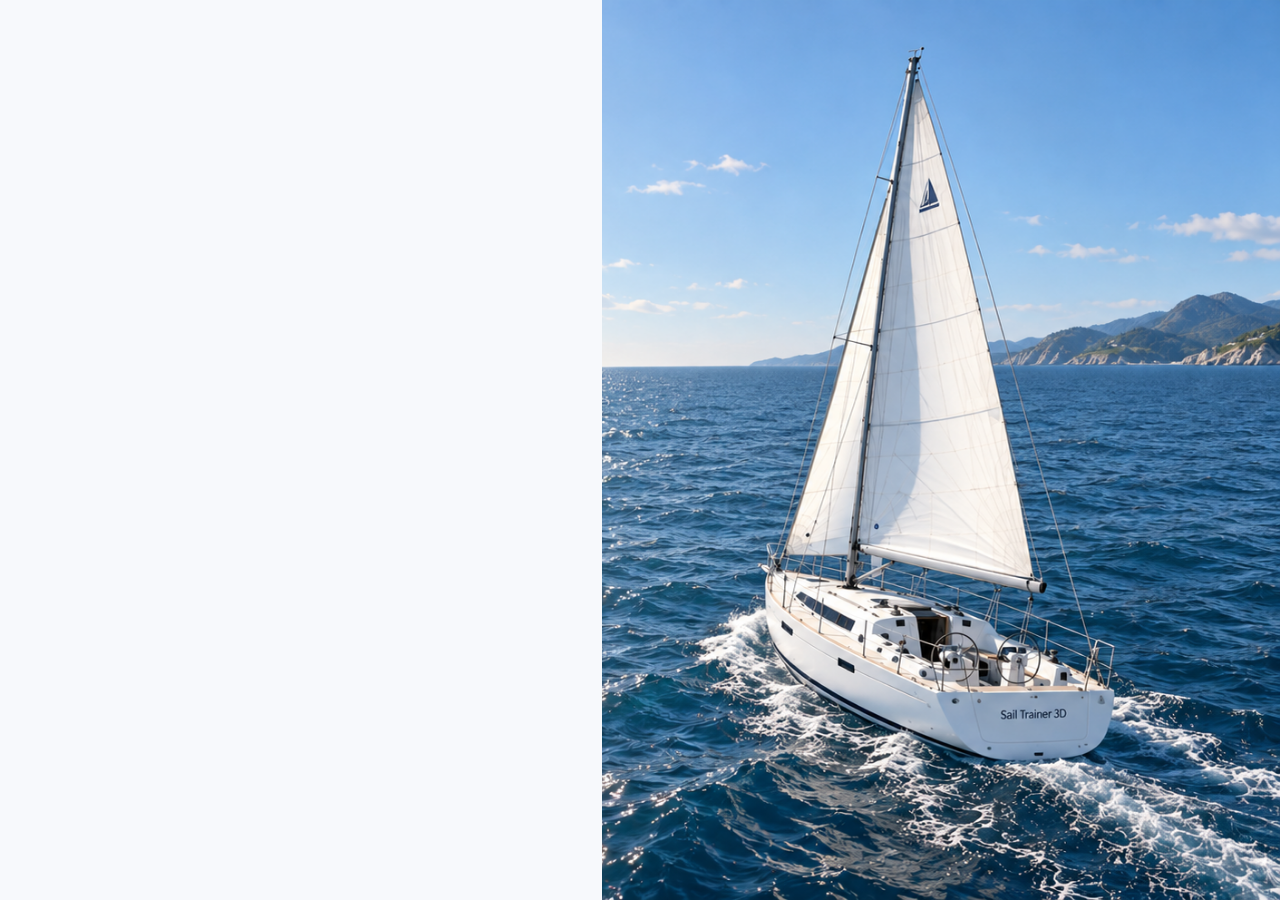
<file: index.html>
<!DOCTYPE html>
<html lang="en">
<head>
<meta charset="utf-8" />
<meta name="viewport" content="width=device-width, initial-scale=1, maximum-scale=1, user-scalable=no" />
<title>Sail Trainer 3D — learn to sail a yacht</title>
<link rel="stylesheet" href="styles.css" />
<link rel="icon" href="data:image/svg+xml,<svg xmlns='http://www.w3.org/2000/svg' viewBox='0 0 100 100'><text y='.9em' font-size='90'>⛵</text></svg>" />
</head>
<body data-flow="welcome">
<div id="simulator" inert>
<div id="app"></div>

<!-- Brand -->
<div id="brand">⛵ <b>Sail Trainer 3D</b><span> · learn the wind</span></div>

<!-- Mobile menu (declutters the rail on phones; hidden on desktop) -->
<button id="menuBtn" aria-label="Open menu" aria-controls="rail" aria-expanded="false" title="Menu">☰</button>
<div id="menuBackdrop"></div>

<!-- Lesson panel (top-left) -->
<div id="lessonPanel" class="panel">
  <div id="lessonTitle" tabindex="-1">Lesson</div>
  <div id="environmentInfo" class="environment-info"></div>
  <div id="lessonBrief" class="brief"></div>
  <div id="lessonStep" class="step"></div>
  <button id="mobDemoBtn" class="demo-btn" type="button" hidden>▶ Watch the demo</button>
  <section id="tutorialCoach" hidden aria-label="Lesson guidance">
    <div class="coach-heading"><span id="coachCount"></span><button id="guidanceToggle" aria-expanded="true" aria-controls="coachBody">Hide guidance</button></div>
    <ol id="coachSteps" class="coach-steps" aria-label="Lesson steps"></ol>
    <div id="coachBody">
      <div id="coachAdvance" class="coach-advance" role="status" hidden></div>
      <h2 id="coachTitle" aria-live="polite"></h2>
      <p id="coachGoal" class="coach-goal" hidden></p>
      <div class="coach-instruction"><strong id="coachSteerLabel" hidden>STEER</strong><p id="coachAction"></p></div>
      <p id="coachHelm"></p>
      <div id="coachSailRow" class="coach-instruction" hidden><strong>SAIL</strong><p id="coachSail"></p></div>
      <progress id="coachProgress" max="1" value="0" aria-label="Current objective progress"></progress>
      <div id="coachProgressText"></div><p id="coachRecovery" role="status"></p>
    </div>
  </section>
  <div id="markInfo" class="markinfo"></div>
</div>

<!-- Status + race clock (top-center) -->
<div id="statusWrap">
  <div id="statusBadge" class="status"></div>
  <div id="raceClock"></div>
</div>

<!-- Wind rose (top-right) -->
<div id="rosePanel" class="panel">
  <canvas id="windRose" width="230" height="230"></canvas>
  <div class="windnums">
    <span class="true">■ TRUE <b id="twsVal">12</b> kn</span>
    <span class="app">■ APP <b id="awsVal">12</b> kn</span>
  </div>
</div>

<!-- Instruments (bottom-left) -->
<div id="instruments" class="panel">
  <div class="inst"><label>SPEED</label><div class="big"><span id="speedVal">0.0</span><small>kn</small></div></div>
  <div class="inst"><label>HDG</label><div class="big small" id="headingVal">000°</div></div>
  <div class="inst"><label>HEEL</label><div class="big small" id="heelVal">0°</div></div>
  <div class="inst"><label>TRIM</label><div class="big small" id="effVal">0%</div></div>
  <div class="posrow"><span id="posName">—</span><span id="tackName" class="tack">—</span></div>
</div>

<!-- Trim bar + coach tip (bottom-center) -->
<div id="trimWrap">
  <button id="trimToggle" aria-label="Minimize mainsheet trim" title="Minimize mainsheet trim">−</button>
  <canvas id="trimBar" width="360" height="64"></canvas>
  <div id="tipText" class="tip"></div>
</div>

<!-- Right rail -->
<div id="rail">
  <button id="learnTrack" class="track-switch" aria-pressed="false">Learn</button>
  <div id="lessonPicker" class="picker"></div>
  <button id="examTrack" class="track-switch" aria-pressed="false">Exam · מבחן</button>
  <div id="testPicker" class="picker"></div>
  <button id="replayIntroBtn" class="railbtn wide">Replay introduction</button>
  <button id="autoTrimBtn" class="railbtn" title="Auto-trim (T)">AUTO<br/>TRIM</button>
  <button id="helmBtn" class="railbtn wide" title="Helm: wheel or tiller (E)">🛞 WHEEL</button>
  <button id="camBtn" class="railbtn wide" title="Camera (C)">📷 CHASE</button>
  <button id="posBtn" class="railbtn" title="Points of sail diagram (P)">🧭</button>
  <button id="audioBtn" class="railbtn" title="Sound (M)">🔇</button>
  <button id="helpBtn" class="railbtn" title="Help (H)" onclick="document.getElementById('helpPanel').classList.toggle('show')">?</button>
</div>

<!-- Wind panel (free sail) -->
<div id="windPanel" class="panel">
  <div class="ptitle"><span>FREE SAIL</span><button id="freePanelToggle" type="button" aria-expanded="true" aria-controls="freePanelBody">Settings</button></div>
  <div id="freePanelBody">
    <label for="coastLocation">Coast</label>
    <select id="coastLocation">
      <option value="tel-aviv">Tel Aviv</option>
      <option value="haifa">Haifa</option>
      <option value="bat-yam">Bat Yam</option>
      <option value="netanya">Netanya</option>
    </select>
    <label for="seaState">Sea</label>
    <select id="seaState">
      <option value="calm">Calm water</option>
      <option value="small" selected>Small waves</option>
      <option value="choppy">Choppy sea</option>
    </select>
    <div class="panel-subtitle">WIND</div>
    <label>Direction <b id="windDirVal">0°</b></label>
    <input id="windDir" type="range" min="0" max="359" value="0" />
    <label>Speed <b id="windSpdVal">12 kn</b></label>
    <input id="windSpd" type="range" min="4" max="28" value="12" />
  </div>
</div>

<!-- Touch controls -->
<div id="touch">
  <div class="tgroup">
    <button id="btnLeft" aria-label="Move helm left">⟲</button><button id="btnRight" aria-label="Move helm right">⟳</button>
    <div class="tlabel">RUDDER</div>
  </div>
  <div class="tgroup">
    <button id="btnIn" aria-label="Sail in">−</button><button id="btnOut" aria-label="Ease sail out">+</button>
    <div class="tlabel">SHEET</div>
  </div>
</div>

<!-- Points of sail diagram -->
<div id="posPanel" class="panel">
  <div class="ptitle">POINTS OF SAIL <span class="pclose" onclick="document.getElementById('posPanel').classList.remove('show')">✕</span></div>
  <canvas id="posDiagram" width="300" height="320"></canvas>
</div>

<!-- Help -->
<div id="helpPanel" class="panel">
  <div class="ptitle">CONTROLS</div>
  <table>
    <tr><td><kbd>←</kbd>/<kbd>→</kbd></td><td>rudder (steer)</td></tr>
    <tr><td><kbd>↑</kbd>/<kbd>↓</kbd></td><td>sheet in / ease out</td></tr>
    <tr><td><kbd>T</kbd></td><td>auto-trim assist</td></tr>
    <tr><td><kbd>E</kbd></td><td>helm: wheel (car-like) · tiller (opposite)</td></tr>
    <tr><td><kbd>C</kbd></td><td>camera: chase · helm · tactical</td></tr>
    <tr><td><kbd>P</kbd></td><td>points-of-sail diagram</td></tr>
    <tr><td><kbd>1</kbd>–<kbd>8</kbd></td><td>choose lesson</td></tr>
    <tr><td><kbd>⇧1</kbd>–<kbd>⇧6</kbd></td><td>choose exam test</td></tr>
    <tr><td><kbd>M</kbd></td><td>sound on/off</td></tr>
    <tr><td>drag / wheel</td><td>orbit / zoom (chase cam)</td></tr>
  </table>
  <div class="hint">Read the wind rose: <span style="color:#4fa8ff">blue = true wind</span>,
    <span style="color:#ffb14f">orange = apparent wind</span>, red wedge = no-go zone.
    Surface streaks travel with the true wind, away from its source.</div>
  <div class="attribution">Scenery: <a href="https://www.openstreetmap.org/copyright" target="_blank" rel="noopener">© OpenStreetMap contributors · ODbL</a> · <a href="https://dataspace.copernicus.eu/" target="_blank" rel="noopener">Copernicus DEM</a></div>
</div>

</div><!-- simulator -->

<div id="introOverlay" role="dialog" aria-modal="true" aria-labelledby="introTitle">
  <div id="introContent" class="card"></div>
  <div id="introVisual" aria-hidden="true"><div class="intro-photo"></div></div>
</div>

<!-- Lesson complete overlay -->
<div id="completeOverlay" role="dialog" aria-modal="true" aria-label="Exercise complete">
  <div class="card">
    <div id="completeText"></div>
    <div class="btnrow">
      <button id="retryBtn">↻ Sail it again</button>
      <button id="nextLessonBtn" class="primary">Next ⏎</button>
    </div>
  </div>
</div>

<!-- Test failed overlay -->
<div id="failOverlay" role="dialog" aria-modal="true" aria-label="Exercise not passed">
  <div class="card">
    <div id="failText"></div>
    <div class="btnrow">
      <button id="reviewBtn">📖 Review the lesson</button>
      <button id="retakeBtn" class="primary">↻ Retake ⏎</button>
    </div>
  </div>
</div>

<script type="module" src="src/main.js"></script>
</body>
</html>
</file>
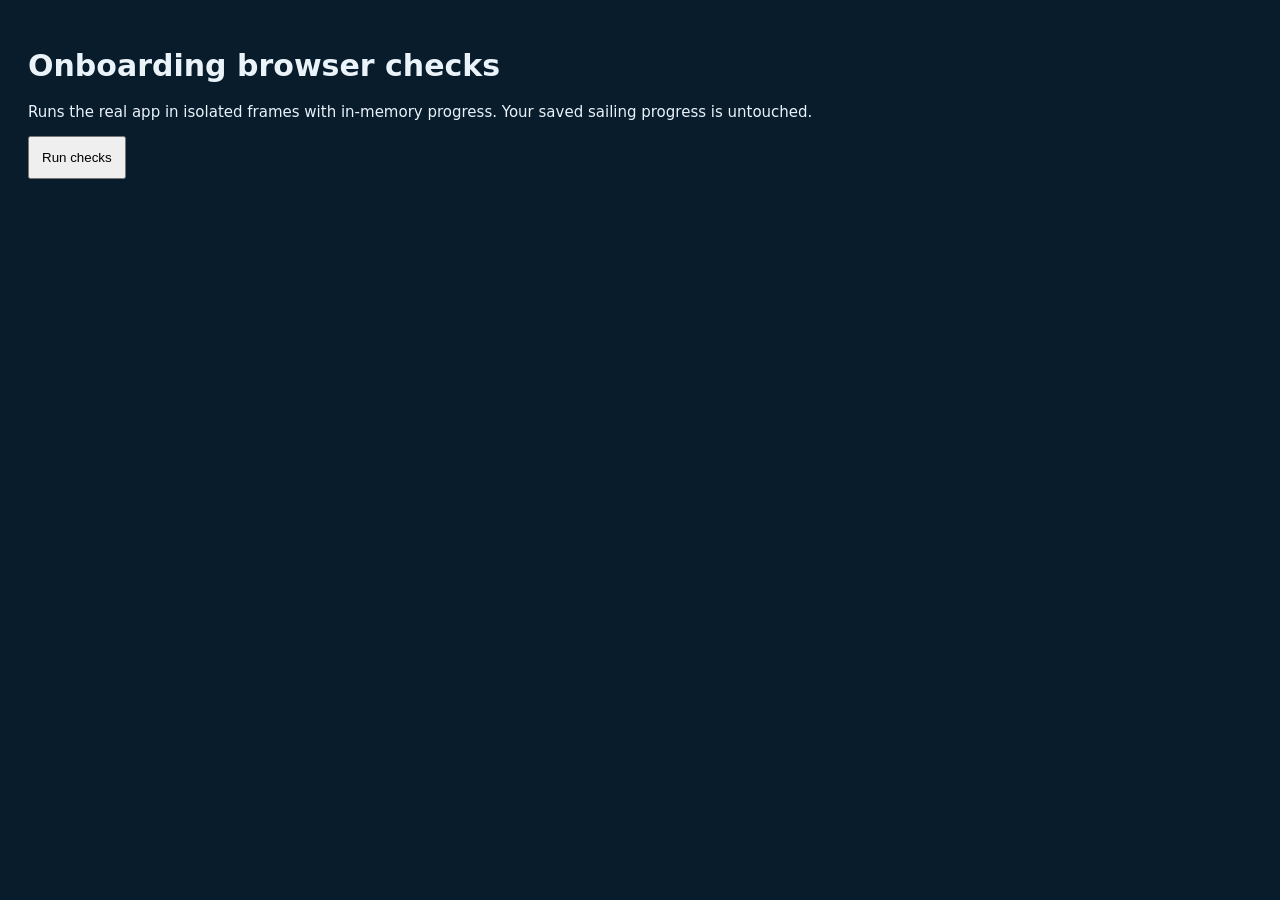
<file: tests/browser.html>
<!doctype html>
<meta charset="utf-8">
<title>Sail Trainer browser checks</title>
<style>body{font:15px system-ui;background:#081c2b;color:#eaf3fa;padding:20px}button{padding:12px}iframe{width:100%;height:680px;border:1px solid #426278}pre{white-space:pre-wrap}.pass{color:#7dffb5}.fail{color:#ff8a80}</style>
<h1>Onboarding browser checks</h1>
<p>Runs the real app in isolated frames with in-memory progress. Your saved sailing progress is untouched.</p>
<button id="run">Run checks</button><pre id="results"></pre><div id="preview"></div>
<script type="module" src="browser-checks.js"></script>
</file>
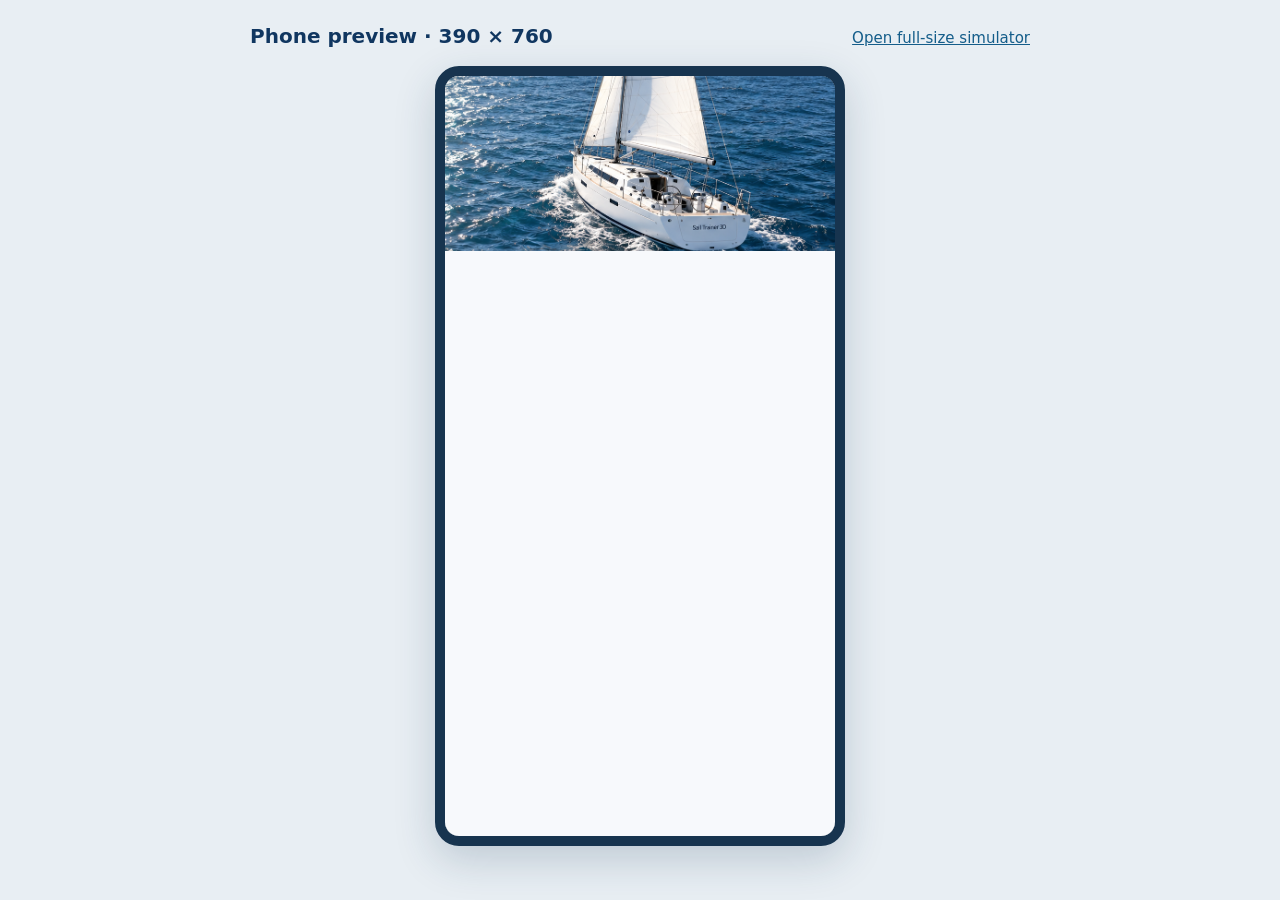
<file: tests/phone-preview.html>
<!doctype html>
<html lang="en">
<head>
  <meta charset="utf-8">
  <meta name="viewport" content="width=device-width, initial-scale=1">
  <title>Sail Trainer · phone preview</title>
  <style>
    body { margin: 0; padding: 24px; background: #e8eef3; color: #103660; font: 15px system-ui, sans-serif; }
    header { max-width: 780px; margin: 0 auto 18px; display: flex; align-items: baseline; justify-content: space-between; gap: 16px; }
    h1 { margin: 0; font-size: 20px; }
    a { color: #145d8a; }
    iframe { display: block; width: 390px; height: 760px; max-width: 100%; margin: auto; border: 10px solid #17344f; border-radius: 24px; background: #fff; box-shadow: 0 14px 42px #183b5b33; }
    #fileNotice { max-width: 780px; margin: 20px auto; padding: 18px; background: #fff; border-radius: 10px; }
    code { user-select: all; }
    @media (max-width: 460px) { body { padding: 12px; } iframe { box-sizing: border-box; } }
  </style>
</head>
<body>
  <header><h1>Phone preview · 390 × 760</h1><a href="../index.html">Open full-size simulator</a></header>
  <div id="fileNotice" hidden>
    This app needs a local web server to load its modules. From the project folder, run
    <code>python3 -m http.server 8000</code>, then open
    <a href="http://localhost:8000/tests/phone-preview.html">the phone preview</a>.
  </div>
  <iframe title="Sail Trainer phone viewport" src="../index.html"></iframe>
  <script>
    if (location.protocol === 'file:') {
      document.getElementById('fileNotice').hidden = false;
      document.querySelector('iframe').hidden = true;
    }
  </script>
</body>
</html>
</file>
<file: styles.css>
/* Sail Trainer 3D — HUD styling */
* { margin: 0; padding: 0; box-sizing: border-box; }
html, body { height: 100%; overflow: hidden; }
body {
  font-family: "Avenir Next", "Segoe UI", system-ui, sans-serif;
  color: #eaf3fa;
  background: #0a2438;
  user-select: none;
  -webkit-user-select: none;
}
#app, #app canvas { position: fixed; inset: 0; }

kbd {
  background: rgba(255,255,255,0.14);
  border: 1px solid rgba(255,255,255,0.25);
  border-radius: 4px;
  padding: 0 5px;
  font-family: inherit;
  font-size: 0.9em;
}

.panel {
  position: fixed;
  background: rgba(7, 21, 33, 0.72);
  backdrop-filter: blur(10px);
  -webkit-backdrop-filter: blur(10px);
  border: 1px solid rgba(140, 190, 230, 0.18);
  border-radius: 14px;
  padding: 14px 16px;
  box-shadow: 0 8px 28px rgba(0, 8, 16, 0.35);
}

#brand {
  position: fixed; top: 12px; left: 50%; transform: translateX(-50%);
  font-size: 15px; letter-spacing: 0.4px; opacity: 0.92;
  text-shadow: 0 1px 6px rgba(0,0,0,0.5);
  pointer-events: none; z-index: 5;
}
#brand span { opacity: 0.65; font-size: 13px; }

/* ---------------- Lesson panel ---------------- */
#lessonPanel { top: 46px; left: 14px; width: 330px; z-index: 4; }
#lessonTitle { font-weight: 700; font-size: 15px; color: #8fd0ff; letter-spacing: 0.3px; }
#lessonBrief { margin-top: 6px; font-size: 12.5px; line-height: 1.45; opacity: 0.88; }
.environment-info { margin-top: 5px; color: #9ed8ff; font-size: 11px; letter-spacing: 0.04em; }
#lessonStep {
  margin-top: 10px; font-size: 13px; line-height: 1.45;
  background: rgba(90, 190, 255, 0.10);
  border-left: 3px solid #4fa8ff;
  padding: 8px 10px; border-radius: 0 8px 8px 0;
}
.markinfo { margin-top: 8px; font-size: 12px; color: #7dffb5; font-variant-numeric: tabular-nums; }
.demo-btn {
  margin-top: 8px; padding: 6px 10px; min-height: 32px; cursor: pointer; font: inherit; font-size: 12px; font-weight: 650;
  background: rgba(255, 178, 80, 0.14); color: #ffd39b; border: 1px solid rgba(255, 178, 80, 0.45); border-radius: 8px;
}
.demo-btn:hover { background: rgba(255, 178, 80, 0.24); }

/* ---------------- Exam mode ----------------
   Tests hide the coaching aids: mainsheet trim bar, coach tip, status badge.
   Real-boat instruments (wind rose, speed/heading, mark info) stay. */
body.exam-mode #trimWrap { display: none; }
body.exam-mode #statusBadge { visibility: hidden; }
body.exam-mode #lessonPanel { border-color: rgba(255, 178, 80, 0.4); }
body.exam-mode #lessonTitle { color: #ffc270; }
body.exam-mode #lessonStep { background: rgba(255, 178, 80, 0.10); border-left-color: #ffb14f; }
.exampill {
  display: inline-block; margin-left: 8px; padding: 1px 8px; border-radius: 999px;
  font-size: 10px; letter-spacing: 1px; vertical-align: 2px;
  background: rgba(255, 178, 80, 0.18); border: 1px solid rgba(255, 178, 80, 0.5); color: #ffc270;
}

/* ---------------- Status ---------------- */
#statusWrap {
  position: fixed; top: 44px; left: 50%; transform: translateX(-50%);
  display: flex; flex-direction: column; align-items: center; gap: 8px; z-index: 4;
  pointer-events: none;
}
.status {
  padding: 7px 18px; border-radius: 999px; font-weight: 700; font-size: 14px;
  letter-spacing: 0.6px; opacity: 0; transition: opacity 0.25s;
  background: rgba(20, 40, 60, 0.8); border: 1px solid rgba(255,255,255,0.2);
}
.status.good { background: rgba(28, 130, 70, 0.85); border-color: #4fdc8b; }
.status.warn { background: rgba(160, 110, 20, 0.85); border-color: #ffc14f; }
.status.bad  { background: rgba(150, 35, 35, 0.88); border-color: #ff7a6e; animation: throb 1s infinite; }
@keyframes throb { 50% { transform: scale(1.05); } }
#raceClock {
  display: none; font-size: 22px; font-weight: 700; font-variant-numeric: tabular-nums;
  text-shadow: 0 1px 8px rgba(0,0,0,0.6);
}

/* ---------------- Wind rose ---------------- */
#rosePanel { top: 14px; right: 14px; padding: 8px; z-index: 4; }
#windRose { display: block; }
.windnums { display: flex; justify-content: space-between; font-size: 11.5px; padding: 2px 6px 4px; }
.windnums .true { color: #4fa8ff; }
.windnums .app { color: #ffb14f; }

/* ---------------- Instruments ---------------- */
#instruments {
  left: 14px; bottom: 14px; z-index: 4;
  display: grid; grid-template-columns: repeat(4, auto); gap: 4px 18px;
}
.inst label { font-size: 10px; letter-spacing: 1px; opacity: 0.6; }
.big { font-size: 30px; font-weight: 700; font-variant-numeric: tabular-nums; line-height: 1.1; }
.big.small { font-size: 22px; padding-top: 5px; }
.big small { font-size: 12px; opacity: 0.6; margin-left: 3px; }
.posrow {
  grid-column: 1 / -1; display: flex; justify-content: space-between; align-items: baseline;
  border-top: 1px solid rgba(255,255,255,0.12); margin-top: 6px; padding-top: 6px;
}
#posName { font-weight: 700; font-size: 14.5px; color: #8fd0ff; }
#posName.danger { color: #ff8a80; }
.tack { font-size: 12px; opacity: 0.75; }
#heelVal.danger { color: #ff8a80; }

/* ---------------- Trim + tip ---------------- */
#trimWrap {
  position: fixed; bottom: 14px; left: 50%; transform: translateX(-50%);
  display: flex; flex-direction: column; align-items: center; gap: 8px; z-index: 4;
}
#trimBar {
  background: rgba(7, 21, 33, 0.72);
  border: 1px solid rgba(140, 190, 230, 0.18);
  border-radius: 12px;
  backdrop-filter: blur(10px);
}
.tip {
  max-width: 460px; text-align: center; font-size: 13px; line-height: 1.4;
  background: rgba(7, 21, 33, 0.72); border: 1px solid rgba(140,190,230,0.18);
  border-radius: 10px; padding: 8px 14px;
  backdrop-filter: blur(10px);
}
.tip.pulse { animation: tipIn 0.35s ease-out; }
@keyframes tipIn { from { transform: translateY(8px); opacity: 0.2; } }

/* ---------------- Right rail ---------------- */
#rail {
  position: fixed; right: 14px; top: 290px; z-index: 4;
  display: flex; flex-direction: column; gap: 8px; align-items: flex-end;
  max-height: calc(100vh - 304px); overflow-y: auto; scrollbar-width: none;
}
#rail::-webkit-scrollbar { display: none; }
.pickhead {
  font-size: 9px; letter-spacing: 1.6px; font-weight: 700; opacity: 0.65;
  text-align: right; padding-right: 4px; text-shadow: 0 1px 4px rgba(0,0,0,0.6);
}
.pickhead.exam { color: #ffc270; opacity: 0.9; margin-top: 6px; }
.picker { display: grid; grid-template-columns: 1fr 1fr; gap: 6px; }
.picker button { min-height: 34px; }
#testPicker button { border-color: rgba(255, 178, 80, 0.35); color: #ffd9a8; font-size: 11px; }
#testPicker button:hover { background: rgba(115, 80, 30, 0.7); }
#testPicker button.active { border-color: #ffb14f; color: #ffc270; background: rgba(140, 90, 30, 0.55); }
#testPicker button.done::after { content: ' ✓'; color: #7dffb5; }
.picker button, .railbtn {
  min-width: 44px; min-height: 40px;
  background: rgba(7, 21, 33, 0.72); color: #cfe6f7;
  border: 1px solid rgba(140,190,230,0.25); border-radius: 10px;
  font-size: 13px; font-weight: 700; cursor: pointer;
  backdrop-filter: blur(8px);
  transition: background 0.15s, border-color 0.15s;
}
.picker button:hover, .railbtn:hover { background: rgba(40, 80, 115, 0.8); }
.picker button.active { border-color: #4fa8ff; color: #8fd0ff; background: rgba(35, 90, 140, 0.6); }
.picker button.locked { opacity: 0.38; }
.railbtn.on { border-color: #4fdc8b; color: #7dffb5; }
.railbtn.wide { padding: 0 10px; font-size: 11px; }
#autoTrimBtn { font-size: 9px; line-height: 1.3; }

/* ---------------- Wind panel ---------------- */
#windPanel { right: 14px; bottom: 14px; width: 205px; display: none; z-index: 4; }
#windPanel.show { display: block; }
.ptitle { display: flex; align-items: center; justify-content: space-between; gap: 8px; font-size: 11px; letter-spacing: 1.5px; opacity: 0.65; margin-bottom: 8px; }
#freePanelToggle { display: none; border: 1px solid rgba(130,190,230,.38); border-radius: 6px; padding: 4px 7px; background: rgba(9,31,48,.94); color: #edf8ff; font: inherit; letter-spacing: .04em; }
#windPanel label { display: block; font-size: 12px; margin-top: 6px; }
#windPanel input[type="range"] { width: 100%; accent-color: #4fa8ff; }
#windPanel select { width: 100%; margin-top: 3px; padding: 5px 6px; border: 1px solid rgba(130,190,230,.38); border-radius: 5px; color: #edf8ff; background: rgba(9,31,48,.94); }
.panel-subtitle { margin-top: 10px; padding-top: 8px; border-top: 1px solid rgba(160,210,240,.2); font-size: 10px; letter-spacing: .12em; color: #9ed8ff; }
.attribution { margin-top: 10px; font-size: 9px; line-height: 1.35; opacity: .55; }
.attribution a { color: inherit; }

/* ---------------- Mobile menu (phones only; hidden on desktop) ---------------- */
#menuBtn, #menuBackdrop, #trimToggle { display: none; }

/* ---------------- Touch ---------------- */
#touch {
  position: fixed; bottom: 96px; left: 50%; transform: translateX(-50%);
  display: none; gap: 40px; z-index: 4;
}
@media (pointer: coarse) { #touch { display: flex; } }
.tgroup { text-align: center; }
.tgroup button {
  width: 58px; height: 58px; border-radius: 50%; font-size: 24px; margin: 0 5px;
  background: rgba(7,21,33,0.6); color: #eaf3fa; border: 1px solid rgba(140,190,230,0.35);
}
.tlabel { font-size: 10px; letter-spacing: 1px; opacity: 0.6; margin-top: 4px; }

/* ---------------- Points of sail ---------------- */
#posPanel { right: 70px; top: 300px; display: none; z-index: 6; padding: 12px 14px; }
#posPanel.show { display: block; }
.pclose { float: right; cursor: pointer; opacity: 0.7; font-size: 12px; }
.pclose:hover { opacity: 1; }

/* ---------------- Help ---------------- */
#helpPanel { right: 70px; top: 300px; width: 300px; display: none; z-index: 6; }
#helpPanel.show { display: block; }
#helpPanel table { width: 100%; border-collapse: collapse; font-size: 12.5px; }
#helpPanel td { padding: 4px 2px; vertical-align: top; }
#helpPanel td:first-child { white-space: nowrap; padding-right: 10px; }
#helpPanel .hint { margin-top: 8px; font-size: 12px; opacity: 0.85; line-height: 1.4; }

/* ---------------- Complete overlay ---------------- */
#completeOverlay {
  position: fixed; inset: 0; display: none; align-items: center; justify-content: center;
  background: rgba(4, 12, 20, 0.55); z-index: 10;
  backdrop-filter: blur(3px);
}
#completeOverlay.show { display: flex; }
#completeOverlay .card {
  width: min(520px, 88vw);
  background: rgba(10, 28, 44, 0.95);
  border: 1px solid rgba(140, 190, 230, 0.3);
  border-radius: 18px; padding: 28px 30px;
  box-shadow: 0 20px 60px rgba(0,0,0,0.5);
  animation: cardIn 0.4s ease-out;
}
@keyframes cardIn { from { transform: translateY(18px) scale(0.97); opacity: 0; } }
#completeOverlay h2 { color: #7dffb5; font-size: 20px; margin-bottom: 10px; }
#completeOverlay p { font-size: 14px; line-height: 1.55; opacity: 0.92; }
.raceResult { font-size: 16px; margin-bottom: 10px; color: #8fd0ff; }
.btnrow { display: flex; gap: 10px; justify-content: flex-end; margin-top: 20px; }
.btnrow button {
  padding: 10px 18px; border-radius: 10px; font-size: 14px; font-weight: 600; cursor: pointer;
  background: rgba(255,255,255,0.08); color: #eaf3fa; border: 1px solid rgba(255,255,255,0.2);
}
.btnrow button.primary { background: #1e6fb8; border-color: #4fa8ff; }
.btnrow button:hover { filter: brightness(1.2); }

/* ---------------- Fail overlay ---------------- */
#failOverlay {
  position: fixed; inset: 0; display: none; align-items: center; justify-content: center;
  background: rgba(20, 6, 6, 0.55); z-index: 10;
  backdrop-filter: blur(3px);
}
#failOverlay.show { display: flex; }
#failOverlay .card {
  width: min(520px, 88vw);
  background: rgba(40, 14, 16, 0.95);
  border: 1px solid rgba(255, 122, 110, 0.4);
  border-radius: 18px; padding: 28px 30px;
  box-shadow: 0 20px 60px rgba(0,0,0,0.5);
  animation: cardIn 0.4s ease-out;
}
#failOverlay h2 { color: #ff8a80; font-size: 20px; margin-bottom: 10px; }
#failOverlay p { font-size: 14px; line-height: 1.55; opacity: 0.92; }
.failreason {
  background: rgba(255, 122, 110, 0.10); border-left: 3px solid #ff7a6e;
  padding: 8px 10px; border-radius: 0 8px 8px 0; margin-top: 8px;
}
#failOverlay .btnrow button.primary { background: #a8402f; border-color: #ff8a70; }

/* ---------------- Small screens ---------------- */
@media (max-width: 900px) {
  #lessonPanel { width: 260px; font-size: 12px; top: 40px; }
  #rosePanel { transform: scale(0.78); transform-origin: top right; }
  #instruments { gap: 2px 10px; }
  .big { font-size: 22px; }
  .big.small { font-size: 16px; }
  #trimBar { width: 300px; }
  .tip { max-width: 320px; font-size: 12px; }
  #rail { top: auto; bottom: 150px; }
}

/* ============================================================================
   MOBILE VIEW — a decluttered, phone-first layout.
   Narrow windows share the phone layout so every menu control stays reachable.
   During sailing the phone shows only the essentials; the lesson
   picker, exam picker and tool buttons move into a slide-in drawer (☰).
   ============================================================================ */
@media (max-width: 860px) {

  /* Brand wordmark is pure chrome — drop it to free the top of the screen. */
  #brand { display: none; }

  /* ---- Menu button + slide-in drawer ---- */
  #menuBtn {
    display: flex; align-items: center; justify-content: center;
    position: fixed; top: 10px; left: 10px; z-index: 9;
    width: 44px; height: 44px; border-radius: 12px;
    background: rgba(7, 21, 33, 0.82); color: #eaf3fa;
    border: 1px solid rgba(140, 190, 230, 0.3);
    backdrop-filter: blur(10px); -webkit-backdrop-filter: blur(10px);
    font-size: 20px; line-height: 1; cursor: pointer;
  }

  #menuBackdrop {
    display: block; position: fixed; inset: 0; z-index: 9;
    background: rgba(2, 8, 14, 0.5);
    opacity: 0; pointer-events: none; transition: opacity 0.26s;
  }
  body.menu-open #menuBackdrop { opacity: 1; pointer-events: auto; }

  /* The right rail becomes a full-height drawer sliding in from the right. */
  #rail {
    top: 0; right: 0; bottom: 0; left: auto;
    width: min(320px, 84vw); height: 100vh; max-height: 100vh;
    padding: 62px 16px 20px; gap: 10px; z-index: 10;
    align-items: stretch; overflow-y: auto;
    background: rgba(7, 21, 33, 0.95);
    backdrop-filter: blur(16px); -webkit-backdrop-filter: blur(16px);
    border-left: 1px solid rgba(140, 190, 230, 0.22);
    box-shadow: -12px 0 40px rgba(0, 6, 12, 0.45);
    transform: translateX(100%); transition: transform 0.28s ease;
  }
  body.menu-open #rail { transform: translateX(0); }
  #rail .pickhead { text-align: left; padding: 0 0 2px 2px; font-size: 10px; }
  #rail .picker { grid-template-columns: repeat(3, 1fr); }
  #rail .picker button, #rail .railbtn { min-height: 46px; font-size: 13px; }
  #rail .railbtn { text-align: center; }
  #autoTrimBtn { font-size: 11px; }

  /* ---- Top band: SPEED · point-of-sail pill (next to the menu button) ---- */
  #instruments {
    left: 62px; top: 12px; right: auto; bottom: auto;
    display: flex; align-items: baseline; gap: 10px;
    padding: 6px 12px; max-width: calc(100vw - 208px); overflow: hidden;
  }
  #instruments .inst { display: none; }                 /* HDG / HEEL / TRIM */
  #instruments .inst:first-child {                        /* keep SPEED */
    display: flex; align-items: baseline; gap: 3px;
  }
  #instruments .inst:first-child label { display: none; }
  #instruments .big { font-size: 18px; }
  #instruments .big small { font-size: 11px; }
  #instruments .posrow {
    grid-column: auto; border: 0; margin: 0; padding: 0;
    min-width: 0; white-space: nowrap;
  }
  #instruments .tack { display: none; }
  #posName {
    font-size: 12.5px; display: inline-block; max-width: 100%;
    overflow: hidden; text-overflow: ellipsis; white-space: nowrap;
  }

  /* ---- Wind rose: smaller, tucked top-right ---- */
  #rosePanel { top: 8px; right: 4px; transform: scale(0.54); transform-origin: top right; }

  /* ---- Lesson banner: the current step + goal, full width below the rose ---- */
  #lessonPanel {
    top: 158px; left: 10px; right: 10px; width: auto;
    max-height: 26vh; overflow-y: auto; padding: 10px 12px;
  }
  #lessonBrief { display: none; }               /* drop the long explanation */
  #lessonTitle { font-size: 13px; }
  #lessonStep { margin-top: 6px; font-size: 12.5px; padding: 7px 9px; }

  /* ---- Transient status: a centred toast over open water, clear of the banner ---- */
  #statusWrap { top: 54vh; bottom: auto; }

  /* ---- Mainsheet trim + coach tip: a band above the thumb controls.
     The trim gauge stays, with a − toggle to minimize it down to just the tip. ---- */
  #trimWrap { left: 10px; right: 10px; bottom: 96px; transform: none; align-items: center; gap: 6px; }
  #trimBar { display: block; width: min(340px, 100%); height: auto; }
  body.trim-min #trimBar { display: none; }
  #trimToggle {
    display: inline-flex; align-items: center; justify-content: center;
    align-self: flex-end; width: 30px; height: 26px; border-radius: 8px;
    background: rgba(7, 21, 33, 0.82); color: #cfe6f7;
    border: 1px solid rgba(140, 190, 230, 0.3);
    backdrop-filter: blur(8px); -webkit-backdrop-filter: blur(8px);
    font-size: 18px; line-height: 1; cursor: pointer;
  }
  .tip { max-width: 100%; font-size: 12px; padding: 7px 12px; }

  /* ---- Touch controls: rudder and sheet in the bottom corners ---- */
  #touch {
    display: flex;
    left: 0; right: 0; bottom: 14px; transform: none;
    width: 100%; justify-content: space-between; gap: 0; padding: 0 14px;
  }

  /* ---- Free-sail wind controls: compact, clear of the thumbs ---- */
  #windPanel { right: 10px; top: 106px; bottom: auto; left: auto; width: min(205px, calc(100vw - 20px)); max-height: calc(100dvh - 126px); overflow-y: auto; }
  #freePanelToggle { display: inline-block; }
  body.free-panel-collapsed #windPanel { top: 62px; right: auto; left: 10px; width: 150px; overflow: hidden; }
  body.free-panel-collapsed #windPanel .ptitle { margin-bottom: 0; }
  body.free-panel-collapsed #freePanelBody { display: none; }

  /* ---- Diagram / help overlays: centred cards ---- */
  #posPanel, #helpPanel {
    top: 50%; left: 50%; right: auto;
    transform: translate(-50%, -50%);
    width: min(340px, 90vw); max-height: 82vh; overflow: auto;
  }
}

/* Onboarding pairs a quiet reading panel with the approved yacht artwork. */
[hidden] { display: none !important; }
body[data-flow="welcome"] #simulator > :not(#app),
body[data-flow="track-introduction"] #simulator > :not(#app),
body:is([data-flow="theory"], [data-flow="mob-demo"]) #simulator > :not(#app),
body[data-flow="track-complete"] #simulator > :not(#app) { visibility: hidden; }
#introOverlay {
  position: fixed; inset: 0; z-index: 11; display: flex;
  overflow-y: auto; align-items: flex-start; color: #10294b; background: #f7f9fc;
}
#introOverlay .card {
  width: 47%; min-height: 100%; padding: 32px clamp(28px, 4.1vw, 72px);
  background: #f7f9fc; display: flex; flex-direction: column;
}
.intro-brand { display: flex; align-items: center; gap: 13px; font-size: 21px; font-weight: 550; }
.intro-brand svg { width: 28px; height: 34px; flex: none; }
.intro-page { width: 100%; max-width: 610px; margin: auto 0; padding: 56px 0 24px; }
#introVisual { position: fixed; left: 47%; right: 0; top: 0; bottom: 0; pointer-events: none; container-type: size; background: #8dbbdf; }
/* Display only the yacht region of the approved source mockup (x=742..1586).
   Container units cover any panel aspect ratio without exposing its baked-in UI. */
.intro-photo { width: 100%; height: 100%; background-image: url('assets/onboarding-yacht-source.png'); background-repeat: no-repeat; background-position: right center; background-size: max(187.915cqw, 159.879cqh) max(117.536cqw, 100cqh); }
#introOverlay h1 { font-size: clamp(38px, 4.5vw, 70px); font-weight: 700; line-height: 1.08; letter-spacing: -2px; margin: 0 0 24px; }
#introOverlay p { font-size: 17px; line-height: 1.55; color: #53647d; }
#introOverlay .intro-lead { font-size: clamp(20px, 2vw, 29px); line-height: 1.4; margin-bottom: 28px; }
#introOverlay .intro-meta { font-size: 16px; margin-bottom: 28px; }
#introOverlay button { font: inherit; cursor: pointer; border-radius: 5px; }
#introOverlay .intro-cta { display: flex; align-items: center; justify-content: space-between; gap: 24px; width: 100%; min-height: 62px; padding: 15px 24px; background: #103660; color: white; border: 1px solid #103660; font-size: 21px; font-weight: 600; }
#introOverlay .intro-cta:hover { background: #194775; }
.intro-secondary { border-top: 1px solid #d6dfe9; margin-top: 40px; padding-top: 34px; }
#introOverlay h2 { color: #10294b; font-size: 23px; line-height: 1.3; margin-bottom: 10px; }
#introOverlay .intro-link, #introOverlay .intro-back { background: transparent; color: #103660; border: 0; padding: 12px 0; min-height: 44px; text-align: left; }
#introOverlay .intro-link { font-size: 19px; font-weight: 650; margin-top: 14px; }
.intro-link span { margin-left: 18px; }
#introOverlay .intro-link:hover, #introOverlay .intro-back:hover { text-decoration: underline; text-underline-offset: 5px; }
#introOverlay .intro-back { margin: -32px 0 28px; color: #53647d; }
#introOverlay .intro-footnote { font-size: 14px; margin-top: 26px; }
body[data-flow="welcome"] .intro-footnote { margin-top: 52px; }
.intro-objectives { list-style: none; counter-reset: objectives; margin: 32px 0; }
.intro-objectives li { counter-increment: objectives; position: relative; padding-left: 64px; margin-bottom: 24px; }
.intro-objectives li::before { content: counter(objectives); position: absolute; left: 0; top: 0; width: 40px; height: 40px; border-radius: 50%; background: #e8eef6; color: #53647d; display: grid; place-items: center; font-size: 20px; }
.intro-objectives strong { font-size: 21px; }
#introOverlay .intro-objectives p { margin-top: 4px; font-size: 16px; }
.intro-exam-details { padding-left: 20px; line-height: 1.6; margin: 30px 0; color: #53647d; }
.intro-exam-details li { margin: 12px 0; }
.intro-eyebrow { color: #53647d; font-size: 14px; margin-bottom: 20px; }
#introOverlay .btnrow button { background: #edf2f8; border: 1px solid #d6dfe9; color: #103660; }
#introOverlay .btnrow .primary { background: #103660; border-color: #103660; color: #fff; }
#introOverlay .replay-choices button { background: #edf2f8; border-color: #d6dfe9; color: #103660; }
/* The theory card floats over the live simulator, leaving the yacht in view. */
body:is([data-flow="theory"], [data-flow="mob-demo"]) #introOverlay {
  background: transparent; pointer-events: none; overflow: hidden;
  align-items: center; padding: 20px;
}
body:is([data-flow="theory"], [data-flow="mob-demo"]) #introOverlay .card {
  pointer-events: auto; width: min(460px, 39vw); min-height: 0;
  max-height: calc(100dvh - 40px); overflow-y: auto;
  padding: 22px 26px; border: 1px solid #d6dfe9; border-radius: 14px;
  box-shadow: 0 18px 56px rgba(7, 29, 53, .25);
  background: rgba(247, 249, 252, .97);
}
body:is([data-flow="theory"], [data-flow="mob-demo"]) #introVisual { display: none; }
body:is([data-flow="theory"], [data-flow="mob-demo"]) .intro-brand { font-size: 15px; }
body:is([data-flow="theory"], [data-flow="mob-demo"]) .intro-brand svg { width: 20px; height: 24px; }
body:is([data-flow="theory"], [data-flow="mob-demo"]) .intro-page { padding: 16px 0 0; margin: 0; }
body:is([data-flow="theory"], [data-flow="mob-demo"]) #introOverlay h1 { font-size: clamp(28px, 2.5vw, 36px); letter-spacing: -.8px; margin: 12px 0 8px; }
body:is([data-flow="theory"], [data-flow="mob-demo"]) #introOverlay p { font-size: 15px; line-height: 1.4; }
.theory-header, .theory-nav { display: flex; align-items: center; justify-content: space-between; gap: 12px; }
.theory-count { color: #62758c; font-size: 11px; font-weight: 750; letter-spacing: .1em; white-space: nowrap; }
#introOverlay .theory-skip { border: 0; padding: 9px 0; background: transparent; color: #103660; text-decoration: underline; text-underline-offset: 3px; font-size: 12px; font-weight: 650; }
#introOverlay .theory-lead { margin: 0 0 10px; }
.theory-focus { margin: 0 0 4px !important; color: #317394; font-size: 11px !important; font-weight: 800; letter-spacing: .08em; }
.theory-compass { display: grid; grid-template-columns: 174px 1fr; align-items: center; gap: 8px; margin: 0 0 10px; padding: 5px 9px 7px; background: #ecf2f6; border-radius: 9px; }
.theory-compass-wheel { position: relative; padding-top: 12px; }
.theory-compass-wheel svg { display: block; width: 174px; height: 174px; }
.theory-wind-label { position: absolute; top: 0; left: 0; width: 100%; text-align: center; color: #103660; font-size: 11px; font-weight: 750; }
.theory-compass-key { display: grid; gap: 2px; }
.theory-key-item { display: flex; align-items: center; gap: 7px; min-height: 24px; padding: 2px 6px; border-radius: 4px; color: #52677b; font-size: 12px; line-height: 1.2; }
.theory-key-item i { width: 10px; height: 10px; border-radius: 50%; flex: none; }
.theory-key-item.current { background: #fff; color: #103660; font-weight: 750; }
.theory-sector.current { stroke: #103660; stroke-width: 2; }
.theory-readout { background: #e9f0f6; border-left: 3px solid #4384ad; border-radius: 5px; padding: 9px 12px; min-height: 0; }
.theory-readout span { font-weight: 750; color: #103660; font-size: 14px; }
#introOverlay .theory-readout p { margin: 4px 0 0; font-size: 13px; }
#introOverlay .theory-takeaway { margin: 10px 0 0; }
.theory-playback { display: flex; gap: 8px; margin-top: 9px; }
#introOverlay .theory-playback button { min-height: 40px; flex: 1; border: 1px solid #a9bacb; background: #fff; color: #103660; padding: 7px 9px; font-size: 13px; font-weight: 650; }
#introOverlay .theory-playback button:hover:not(:disabled) { background: #e8f0f6; }
#introOverlay .theory-playback button:disabled { opacity: .65; cursor: default; }
.theory-nav { margin-top: 12px; }
/* Man-overboard demo: the six recovery steps double as chapter buttons. */
.mob-steps { list-style: none; margin: 0 0 10px; padding: 0; display: grid; gap: 3px; }
#introOverlay .mob-steps button {
  display: flex; align-items: center; gap: 9px; width: 100%; min-height: 32px; padding: 4px 8px;
  background: transparent; border: 1px solid transparent; color: #52677b; font-size: 13px; text-align: left;
}
#introOverlay .mob-steps button:hover { background: #e8f0f6; }
.mob-step-n {
  flex: none; width: 20px; height: 20px; border-radius: 50%; display: grid; place-items: center;
  background: #e2e9f1; color: #53647d; font-size: 11px; font-weight: 800;
}
.mob-steps li.done .mob-step-n { background: #286579; color: #fff; }
#introOverlay .mob-steps li.active button { background: #fff; border-color: #c9d7e4; color: #103660; font-weight: 750; }
.mob-steps li.active .mob-step-n { background: #ff5a1f; color: #fff; }
#introOverlay #mobDemoCaption { margin: 0; font-size: 14px; color: #243b57; min-height: 3.9em; }
.mob-progress { height: 4px; margin-top: 8px; border-radius: 2px; background: #dde6ef; overflow: hidden; }
.mob-progress span { display: block; height: 100%; width: 0; background: #ff5a1f; }
#introOverlay .theory-nav .intro-back { margin: 0; }
#introOverlay .theory-nav .primary { min-height: 44px; border: 0; background: #103660; color: white; padding: 9px 14px; font-size: 14px; font-weight: 700; }
#introOverlay .theory-nav .primary:hover { background: #194775; }
@media (max-width: 760px) {
  #introOverlay { display: block; padding-top: 23vh; }
  #introOverlay .card { width: 100%; min-height: 77vh; padding: 24px; position: relative; z-index: 1; }
  #introVisual { left: 0; height: 23vh; bottom: auto; }
  .intro-photo { background-position: right 75%; }
  .intro-brand { font-size: 18px; }
  .intro-brand svg { width: 23px; height: 28px; }
  .intro-page { padding-top: 36px; margin: 0 auto; }
  #introOverlay h1 { font-size: 42px; letter-spacing: -1.3px; margin-bottom: 18px; }
  #introOverlay .intro-lead { font-size: 22px; }
  #introOverlay .intro-cta { min-height: 56px; font-size: 19px; }
  .intro-secondary { margin-top: 28px; padding-top: 26px; }
  #introOverlay h2 { font-size: 21px; }
  body[data-flow="welcome"] .intro-footnote { margin-top: 28px; }
  #introOverlay .intro-back { margin: -16px 0 16px; }
  .wide-break { display: none; }
  body:is([data-flow="theory"], [data-flow="mob-demo"]) #introOverlay { display: flex; align-items: flex-end; padding: 0; }
  body:is([data-flow="theory"], [data-flow="mob-demo"]) #introOverlay .card {
    width: 100%; max-height: min(52dvh, 390px); min-height: 0;
    border-radius: 16px 16px 0 0; padding: 12px 20px max(12px, env(safe-area-inset-bottom));
  }
  body:is([data-flow="theory"], [data-flow="mob-demo"]) .intro-brand { display: none; }
  body:is([data-flow="theory"], [data-flow="mob-demo"]) .intro-page { padding: 0; }
  body:is([data-flow="theory"], [data-flow="mob-demo"]) .theory-header { position: sticky; top: -12px; z-index: 1; background: #f7f9fc; padding: 8px 0; }
  body:is([data-flow="theory"], [data-flow="mob-demo"]) #introOverlay h1 { font-size: 25px; margin: 4px 0 5px; }
  body:is([data-flow="theory"], [data-flow="mob-demo"]) #introOverlay p { font-size: 14px; }
  body:is([data-flow="theory"], [data-flow="mob-demo"]) .theory-readout { min-height: 0; }
  body:is([data-flow="theory"], [data-flow="mob-demo"]) .theory-compass { grid-template-columns: 154px 1fr; padding: 3px 5px 5px; }
  body:is([data-flow="theory"], [data-flow="mob-demo"]) .theory-compass-wheel svg { width: 154px; height: 154px; }
  body:is([data-flow="theory"], [data-flow="mob-demo"]) .theory-key-item { min-height: 21px; padding: 1px 4px; font-size: 11px; }
  /* Phones: steps collapse to numbered chips; the caption names the step. */
  body[data-flow="mob-demo"] .theory-lead { display: none; }
  .mob-steps { grid-template-columns: repeat(6, 1fr); }
  #introOverlay .mob-steps button { justify-content: center; min-height: 40px; padding: 4px; }
  .mob-step-title { display: none; }
  #introOverlay #mobDemoCaption { min-height: 0; }
}
@media (max-width: 355px) {
  body:is([data-flow="theory"], [data-flow="mob-demo"]) .theory-compass { grid-template-columns: 134px 1fr; }
  body:is([data-flow="theory"], [data-flow="mob-demo"]) .theory-compass-wheel svg { width: 134px; height: 134px; }
}
@media (max-height: 540px) and (min-width: 761px) {
  #introOverlay .card { padding: 24px 32px; }
  .intro-page { padding-top: 36px; }
  #introOverlay h1 { font-size: 40px; }
}
button:focus-visible { outline: 3px solid #ffbe6a; outline-offset: 4px; }
[tabindex="-1"]:focus { outline: none; }
.track-switch { background: #102b40; border: 1px solid #426278; color: #cfe6f7; border-radius: 8px; padding: 7px 4px; cursor: pointer; font: inherit; font-size: 12px; }
.track-switch[aria-pressed="true"] { border-color: #8fd0ff; color: #fff; background: #205475; }
#replayIntroBtn { font-size: 10px; line-height: 1.35; white-space: normal; }
.replay-choices { display: grid; gap: 8px; margin-top: 24px; }
.replay-choices button { padding: 12px 16px; background: #102f45; color: #eaf3fa; border: 1px solid #426278; border-radius: 9px; text-align: left; cursor: pointer; font: inherit; font-size: 14px; }
body.tutorial-active #lessonBrief, body.tutorial-active #lessonStep,
body.tutorial-active #tipText, body.tutorial-active #statusWrap { display: none; }
body.tutorial-active #lessonPanel { max-height: calc(100dvh - 220px); overflow-y: auto; }
#tutorialCoach { margin-top: 14px; }
.coach-heading { display: flex; align-items: center; justify-content: space-between; gap: 10px; }
#coachCount { color: #8fd0ff; font-size: 12px; font-weight: 800; letter-spacing: 1px; }
.coach-steps { display: flex; gap: 5px; list-style: none; margin: 10px 0 12px; padding: 0; }
.coach-steps li { flex: 1; height: 24px; display: grid; place-items: center; border: 1px solid #5b7d92; border-radius: 5px; color: #a7c0cf; font-size: 11px; font-weight: 800; }
.coach-steps li.done { background: #286579; color: #fff; border-color: #60b69f; }
.coach-steps li[aria-current="step"] { background: #f5bd67; border-color: #ffe0a4; color: #17344f; box-shadow: 0 0 0 2px #f5bd6755; }
#coachAdvance { margin: 2px 0 10px; padding: 8px 10px; background: #225e71; color: #edfff5; border-left: 3px solid #88ddb4; border-radius: 4px; font-size: 12px; font-weight: 700; }
#guidanceToggle { border: 0; border-bottom: 1px solid #688ca5; background: transparent; color: #cfe6f7; padding: 6px 0; cursor: pointer; font-size: 11px; }
#coachTitle { font-size: 20px; margin: 4px 0 8px; color: #f0f7fc; }
#coachGoal { margin: 0 0 12px; color: #bce8d8; font-size: 13px; line-height: 1.45; }
.coach-instruction { margin: 8px 0; padding: 8px 10px; background: #244257; border-radius: 5px; }
.coach-instruction strong { display: block; color: #8fd0ff; font-size: 10px; letter-spacing: .09em; }
.coach-instruction p { margin: 3px 0 0 !important; }
#coachAction, #coachHelm, #coachRecovery { font-size: 13px; line-height: 1.5; margin: 8px 0; }
#coachSail { color: #edf8ff; font-size: 13px; line-height: 1.45; }
#coachHelm { color: #aac6d9; }
#coachProgress { display: block; width: 100%; height: 8px; accent-color: #7dffb5; margin: 16px 0 8px; }
#coachProgressText { color: #9eeac7; font-size: 12px; }
#coachRecovery { color: #ffcd8b; }
#coachRecovery:empty, #coachHelm:empty { display: none; }
.tutorial-highlight { outline: 2px solid #ffbe6a; outline-offset: 4px; border-radius: 6px; }
#completeOverlay, #failOverlay { overflow-y: auto; padding: 20px; }
@media (max-width: 600px) {
  .btnrow { flex-wrap: wrap; }
  .btnrow button { min-height: 44px; }
}
@media (max-width: 860px) {
  body.tutorial-active #lessonPanel { max-height: calc(100dvh - 345px); }
  #coachTitle { font-size: 17px; }
  #coachAction, #coachHelm, #coachRecovery { font-size: 12px; }
  #guidanceToggle { min-height: 36px; }
  #replayIntroBtn { font-size: 13px; }
  #rail .track-switch { min-height: 44px; }
}
@media (prefers-reduced-motion: reduce) {
  *, *::before, *::after { animation: none !important; transition: none !important; scroll-behavior: auto !important; }
}

@media (min-width: 861px) {
  #rail { padding: 4px; }
}
@media (max-width: 860px) and (max-height: 500px) {
  body.tutorial-active #lessonPanel { top: 70px; right: auto; width: min(340px, 48vw); max-height: calc(100dvh - 175px); }
  #rosePanel { transform: scale(0.42); }
  #trimWrap { left: auto; width: min(280px, 42vw); }
}
</file>
